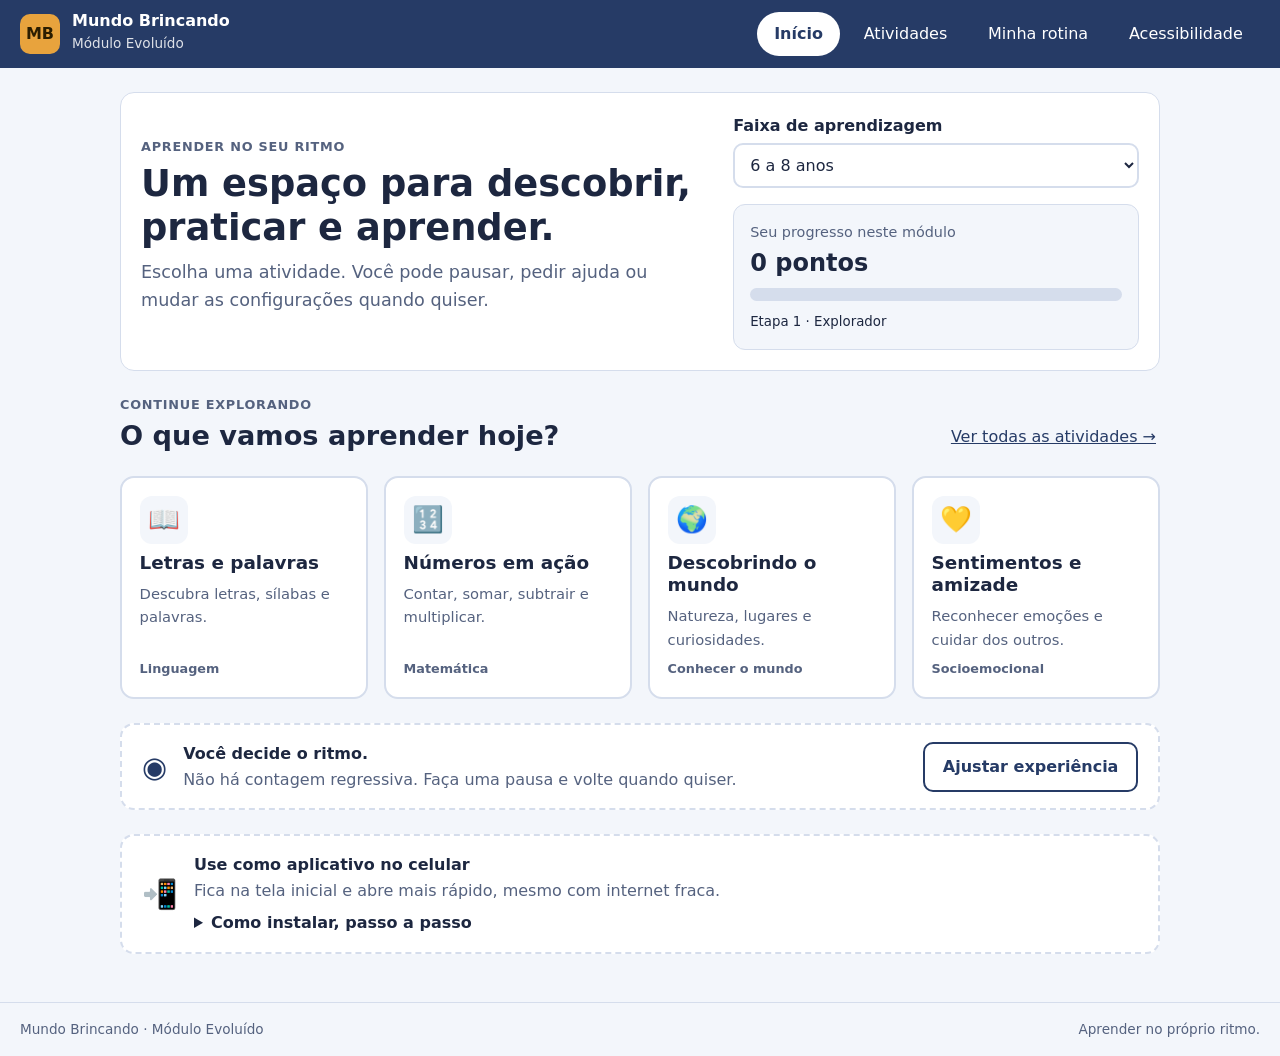
<file: index.html>
<!doctype html>
<html lang="pt-BR">
<head>
  <meta charset="utf-8">
  <meta name="viewport" content="width=device-width, initial-scale=1">
  <meta name="theme-color" content="#263b66">
  <meta name="description" content="Mundo Brincando Evoluído — atividades educativas com opções de acessibilidade e personalização.">
  <title>Mundo Brincando | Módulo Evoluído</title>
  <link rel="stylesheet" href="styles.css">
</head>
<body>
  <a class="skip-link" href="#conteudo">Pular para o conteúdo</a>
  <header class="topbar">
    <div class="brand">
      <div class="brand-mark" aria-hidden="true">MB</div>
      <div><strong>Mundo Brincando</strong><span>Módulo Evoluído</span></div>
    </div>
    <nav class="top-actions" aria-label="Navegação principal">
      <button class="nav-button active" data-view="inicio">Início</button>
      <button class="nav-button" data-view="atividades">Atividades</button>
      <button class="nav-button" data-view="rotina">Minha rotina</button>
      <button class="nav-button" data-view="acessibilidade">Acessibilidade</button>
    </nav>
  </header>

  <main id="conteudo" class="page">
    <section class="welcome panel" id="welcome">
      <div>
        <p class="eyebrow">APRENDER NO SEU RITMO</p>
        <h1>Um espaço para descobrir, praticar e aprender.</h1>
        <p class="lead">Escolha uma atividade. Você pode pausar, pedir ajuda ou mudar as configurações quando quiser.</p>
      </div>
      <div class="welcome-controls">
        <label for="ageGroup">Faixa de aprendizagem</label>
        <select id="ageGroup">
          <option value="3-5">3 a 5 anos</option>
          <option value="6-8" selected>6 a 8 anos</option>
          <option value="9-12">9 a 12 anos</option>
          <option value="13-17">13 a 17 anos</option>
          <option value="adulto">Adultos</option>
        </select>
        <div class="progress-card">
          <span>Seu progresso neste módulo</span>
          <strong id="scoreDisplay">0 pontos</strong>
          <div class="progress-track"><div id="progressBar"></div></div>
          <small id="levelDisplay">Etapa 1 · Explorador</small>
        </div>
      </div>
    </section>

    <section class="view active" id="view-inicio">
      <div class="section-heading">
        <div><p class="eyebrow">CONTINUE EXPLORANDO</p><h2>O que vamos aprender hoje?</h2></div>
        <button class="text-button" data-go="atividades">Ver todas as atividades →</button>
      </div>
      <div class="activity-grid" id="homeActivities"></div>
      <section class="support-strip">
        <div class="support-icon" aria-hidden="true">◉</div>
        <div><strong>Você decide o ritmo.</strong><p>Não há contagem regressiva. Faça uma pausa e volte quando quiser.</p></div>
        <button class="secondary-button" data-go="acessibilidade">Ajustar experiência</button>
      </section>
    </section>

    <section class="view" id="view-atividades">
      <div class="section-heading"><div><p class="eyebrow">BIBLIOTECA</p><h2>Atividades de aprendizagem</h2></div></div>
      <div class="filters" role="group" aria-label="Filtrar atividades">
        <button class="filter-chip selected" data-filter="todas">Todas</button>
        <button class="filter-chip" data-filter="linguagem">Linguagem</button>
        <button class="filter-chip" data-filter="matematica">Matemática</button>
        <button class="filter-chip" data-filter="mundo">Conhecer o mundo</button>
        <button class="filter-chip" data-filter="emocional">Socioemocional</button>
      </div>
      <div class="activity-grid" id="allActivities"></div>
    </section>

    <section class="view" id="view-rotina">
      <div class="section-heading"><div><p class="eyebrow">PREVISIBILIDADE E AUTONOMIA</p><h2>Minha rotina</h2></div></div>
      <div class="routine-layout">
        <div class="panel">
          <h3>Passos desta sessão</h3>
          <p class="muted">Marque cada etapa quando terminar. Você pode parar e continuar depois.</p>
          <ol class="routine-list" id="routineList">
            <li><label><input type="checkbox"> Escolher uma atividade</label></li>
            <li><label><input type="checkbox"> Fazer a atividade</label></li>
            <li><label><input type="checkbox"> Fazer uma pausa, se quiser</label></li>
            <li><label><input type="checkbox"> Escolher o próximo passo</label></li>
          </ol>
          <button class="secondary-button" id="resetRoutine">Reiniciar minha rotina</button>
        </div>
        <div class="panel calm-panel">
          <div class="calm-symbol" aria-hidden="true">☁</div>
          <h3>Está na hora de uma pausa?</h3>
          <p>Você pode respirar, beber água, alongar-se ou simplesmente ficar em silêncio.</p>
          <button class="primary-button" id="pauseButton">Iniciar pausa tranquila</button>
          <p id="pauseMessage" class="status-message" aria-live="polite"></p>
        </div>
      </div>
    </section>

    <section class="view" id="view-acessibilidade">
      <div class="section-heading"><div><p class="eyebrow">MINHA EXPERIÊNCIA</p><h2>Configurações de acessibilidade</h2></div></div>
      <p class="lead narrow">Cada pessoa tem preferências diferentes. Ajuste os recursos conforme o que funciona melhor para quem está usando.</p>
      <div class="settings-grid">
        <div class="panel setting-card">
          <h3>Estímulos sensoriais</h3>
          <label class="switch-row"><span>Reduzir animações</span><input type="checkbox" id="reducedMotion"></label>
          <label class="switch-row"><span>Desligar sons e voz</span><input type="checkbox" id="muteAudio"></label>
          <label class="switch-row"><span>Desligar vibração</span><input type="checkbox" id="muteVibration" checked></label>
          <label for="themeChoice">Aparência</label>
          <select id="themeChoice"><option value="calmo">Suave</option><option value="natural">Natural</option><option value="contraste">Alto contraste</option></select>
          <label for="textScale">Tamanho do texto</label>
          <select id="textScale"><option value="normal">Padrão</option><option value="large">Maior</option><option value="xlarge">Bem maior</option></select>
        </div>
        <div class="panel setting-card">
          <h3>Como prefere receber instruções?</h3>
          <label class="switch-row"><span>Mostrar instruções escritas</span><input type="checkbox" id="showText" checked></label>
          <label class="switch-row"><span>Usar leitura em voz alta</span><input type="checkbox" id="readAloud"></label>
          <label class="switch-row"><span>Mostrar dicas visuais</span><input type="checkbox" id="visualHints" checked></label>
          <p class="small-note">A leitura em voz alta depende dos recursos de voz disponíveis no navegador.</p>
        </div>
        <div class="panel setting-card communication-card">
          <h3>Quadro de comunicação</h3>
          <p class="muted">Atalhos visuais para expressar necessidades. Os botões não falam por você: mostram a mensagem escolhida na tela.</p>
          <div class="communication-grid" id="communicationGrid">
            <button data-message="Quero ajuda" aria-label="Quero ajuda"><span>🙋</span>Preciso de ajuda</button>
            <button data-message="Quero uma pausa" aria-label="Quero uma pausa"><span>⏸</span>Quero uma pausa</button>
            <button data-message="Não entendi" aria-label="Não entendi"><span>❔</span>Não entendi</button>
            <button data-message="Quero repetir" aria-label="Quero repetir"><span>↻</span>Repetir</button>
            <button data-message="Terminei" aria-label="Terminei"><span>✓</span>Terminei</button>
            <button data-message="Quero parar" aria-label="Quero parar"><span>■</span>Quero parar</button>
          </div>
          <p id="communicationMessage" class="communication-message" aria-live="polite">Selecione uma mensagem.</p>
        </div>
      </div>
      <div class="settings-footer"><button class="secondary-button" id="resetSettings">Restaurar configurações padrão</button><span id="settingsSaved" role="status">As preferências ficam salvas neste dispositivo.</span></div>
    </section>

    <section class="view" id="view-jogo">
      <div class="game-top"><button class="text-button" data-go="atividades">← Voltar às atividades</button><span id="gameCategory" class="eyebrow"></span></div>
      <div class="game-panel panel">
        <div class="game-meta"><span id="questionCount">Atividade</span><span id="gameProgress">Etapa 1</span></div>
        <h2 id="gameTitle">Vamos praticar?</h2>
        <p id="gameInstruction" class="game-instruction">Leia a pergunta e escolha uma resposta.</p>
        <div id="questionArea" class="question-area"></div>
        <p id="feedback" class="feedback" aria-live="polite"></p>
        <div class="game-actions"><button class="secondary-button" id="hintButton">Preciso de uma dica</button><button class="primary-button" id="nextButton" disabled>Continuar</button></div>
      </div>
    </section>
  </main>

  <footer><span>Mundo Brincando · Módulo Evoluído</span><span>Aprender no próprio ritmo.</span></footer>
  <script src="app.js"></script>
</body>
</html>
</file>
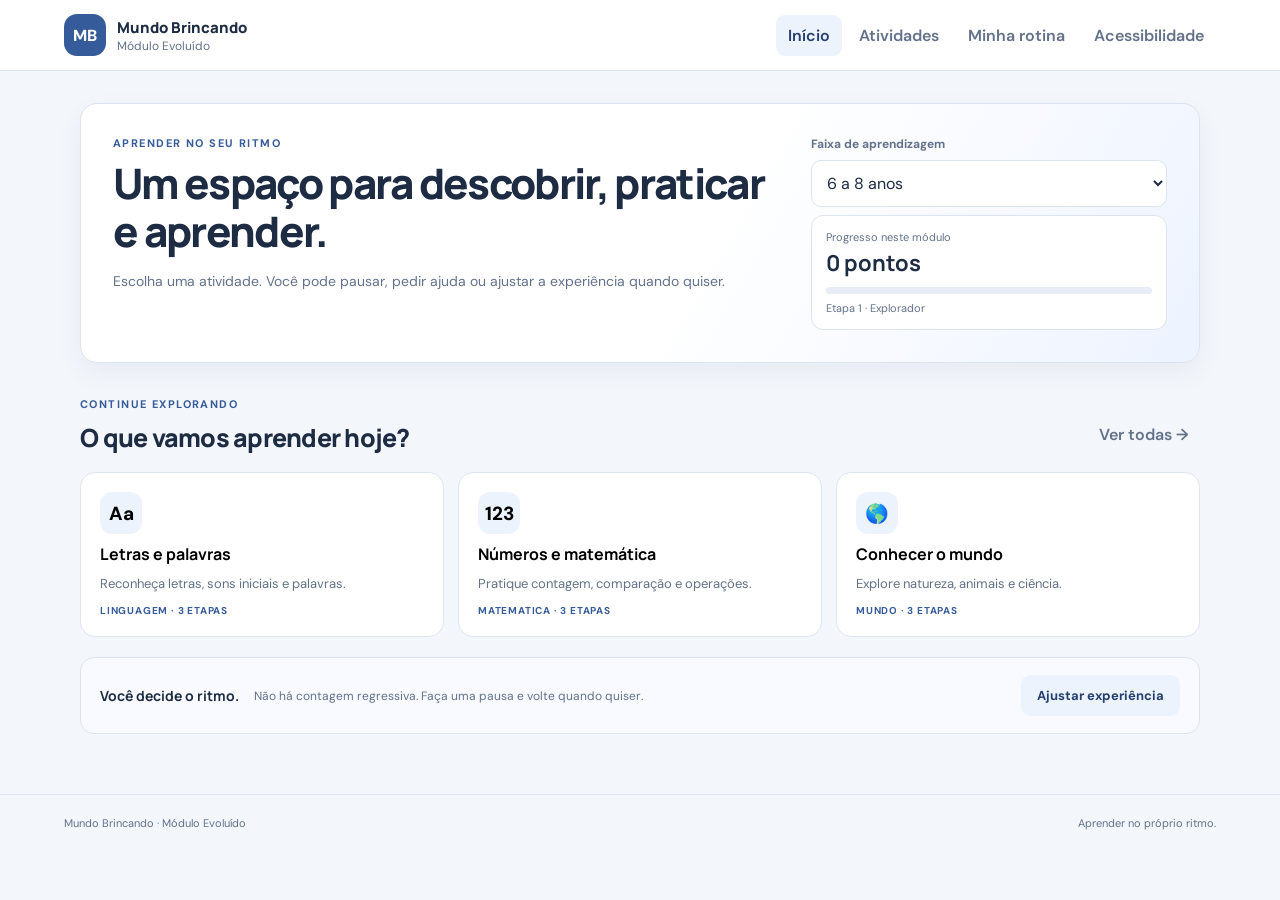
<file: modulo-evoluido/index.html>
<!doctype html>
<html lang="pt-BR">
<head>
<meta charset="utf-8"><meta name="viewport" content="width=device-width,initial-scale=1">
<meta name="theme-color" content="#263b66">
<meta name="description" content="Mundo Brincando — módulo evoluído, inclusivo e adaptável.">
<title>Mundo Brincando | Módulo Evoluído</title>
<link rel="stylesheet" href="styles.css">
</head>
<body>
<a class="skip" href="#main">Pular para o conteúdo</a>
<header class="topbar"><a class="brand" href="./"><span class="mark">MB</span><span><b>Mundo Brincando</b><small>Módulo Evoluído</small></span></a>
<nav aria-label="Navegação"><button class="nav active" data-view="inicio">Início</button><button class="nav" data-view="atividades">Atividades</button><button class="nav" data-view="rotina">Minha rotina</button><button class="nav" data-view="acessibilidade">Acessibilidade</button></nav></header>
<main id="main" class="wrap">
<section class="hero panel"><div><p class="eyebrow">APRENDER NO SEU RITMO</p><h1>Um espaço para descobrir, praticar e aprender.</h1><p class="muted">Escolha uma atividade. Você pode pausar, pedir ajuda ou ajustar a experiência quando quiser.</p></div><aside><label for="age">Faixa de aprendizagem</label><select id="age"><option>3 a 5 anos</option><option selected>6 a 8 anos</option><option>9 a 12 anos</option><option>13 a 17 anos</option><option>Adultos</option></select><div class="score"><small>Progresso neste módulo</small><strong id="score">0 pontos</strong><div class="track"><i id="bar"></i></div><small id="level">Etapa 1 · Explorador</small></div></aside></section>
<section class="view active" id="view-inicio"><div class="heading"><div><p class="eyebrow">CONTINUE EXPLORANDO</p><h2>O que vamos aprender hoje?</h2></div><button class="link" data-go="atividades">Ver todas →</button></div><div id="homeCards" class="cards"></div><div class="notice"><b>Você decide o ritmo.</b><span>Não há contagem regressiva. Faça uma pausa e volte quando quiser.</span><button class="secondary" data-go="acessibilidade">Ajustar experiência</button></div></section>
<section class="view" id="view-atividades"><div class="heading"><div><p class="eyebrow">BIBLIOTECA</p><h2>Atividades de aprendizagem</h2></div></div><div class="filters"><button class="filter active" data-filter="todas">Todas</button><button class="filter" data-filter="linguagem">Linguagem</button><button class="filter" data-filter="matematica">Matemática</button><button class="filter" data-filter="mundo">Conhecer o mundo</button><button class="filter" data-filter="emocional">Socioemocional</button></div><div id="allCards" class="cards"></div></section>
<section class="view" id="view-rotina"><div class="heading"><div><p class="eyebrow">PREVISIBILIDADE E AUTONOMIA</p><h2>Minha rotina</h2></div></div><div class="two"><article class="panel pad"><h3>Passos desta sessão</h3><p class="muted">Marque cada etapa quando terminar. Você pode parar e continuar depois.</p><ol id="routine"><li><label><input type="checkbox"> Escolher uma atividade</label></li><li><label><input type="checkbox"> Fazer a atividade</label></li><li><label><input type="checkbox"> Fazer uma pausa, se quiser</label></li><li><label><input type="checkbox"> Escolher o próximo passo</label></li></ol><button class="secondary" id="resetRoutine">Reiniciar rotina</button></article><article class="panel pad calm"><div class="cloud">☁</div><h3>Está na hora de uma pausa?</h3><p class="muted">Respire, beba água, alongue-se ou fique em silêncio.</p><button class="primary" id="pause">Iniciar pausa tranquila</button><p id="pauseMsg" aria-live="polite"></p></article></div></section>
<section class="view" id="view-acessibilidade"><div class="heading"><div><p class="eyebrow">MINHA EXPERIÊNCIA</p><h2>Configurações de acessibilidade</h2></div></div><p class="muted">Cada pessoa tem preferências diferentes. Ajuste os recursos conforme o que funciona melhor.</p><div class="settings"><article class="panel pad"><h3>Estímulos sensoriais</h3><label class="switch">Reduzir animações <input type="checkbox" id="motion"></label><label class="switch">Desligar sons e voz <input type="checkbox" id="mute"></label><label class="switch">Desligar vibração <input type="checkbox" id="vibrate" checked></label><label for="theme">Aparência</label><select id="theme"><option value="calmo">Suave</option><option value="natural">Natural</option><option value="contraste">Alto contraste</option></select><label for="font">Tamanho do texto</label><select id="font"><option value="normal">Padrão</option><option value="large">Maior</option><option value="xlarge">Bem maior</option></select></article><article class="panel pad"><h3>Instruções</h3><label class="switch">Mostrar texto <input type="checkbox" id="showText" checked></label><label class="switch">Leitura em voz alta <input type="checkbox" id="read"></label><label class="switch">Mostrar dicas visuais <input type="checkbox" id="hints" checked></label><p class="tiny">A leitura em voz alta depende dos recursos disponíveis no navegador.</p></article><article class="panel pad communication"><h3>Quadro de comunicação</h3><p class="muted">Mensagens rápidas para expressar necessidades.</p><div class="comm-grid" id="comm"><button data-msg="Quero ajuda"><span>🙋</span>Preciso de ajuda</button><button data-msg="Quero uma pausa"><span>⏸</span>Quero uma pausa</button><button data-msg="Não entendi"><span>❔</span>Não entendi</button><button data-msg="Quero repetir"><span>↻</span>Repetir</button><button data-msg="Terminei"><span>✓</span>Terminei</button><button data-msg="Quero parar"><span>■</span>Quero parar</button></div><p id="commMsg" class="comm-msg" aria-live="polite">Selecione uma mensagem.</p></article></div><div class="settings-foot"><button class="secondary" id="resetSettings">Restaurar padrão</button><small id="saved" role="status">Preferências salvas neste dispositivo.</small></div></section>
<section class="view" id="view-jogo"><div class="game-top"><button class="link" data-go="atividades">← Voltar às atividades</button><small id="category"></small></div><article class="panel game"><div class="game-meta"><span id="activityName"></span><span id="step"></span></div><h2 id="questionTitle">Vamos praticar?</h2><p id="instruction" class="muted">Leia a pergunta e escolha uma resposta.</p><div id="question" class="question"></div><p id="feedback" aria-live="polite"></p><div class="game-actions"><button class="secondary" id="hint">Preciso de uma dica</button><button class="primary" id="next" disabled>Continuar</button></div></article></section>
</main><footer><span>Mundo Brincando · Módulo Evoluído</span><span>Aprender no próprio ritmo.</span></footer><script src="app.js"></script></body></html>
</file>
<file: styles.css>
/* Mundo Brincando — Módulo Evoluído v0.1 */
:root {
  --bg: #f3f6fb;
  --surface: #ffffff;
  --ink: #1d2740;
  --muted: #55627f;
  --brand: #263b66;
  --brand-ink: #ffffff;
  --accent: #e8a33d;
  --accent-ink: #2b1d00;
  --line: #d5ddec;
  --ok: #1f7a4d;
  --ok-bg: #e4f5ec;
  --warn: #8a4b00;
  --warn-bg: #fff1dc;
  --focus: #1a5fd0;
  --radius: 14px;
  --text-scale: 1;
}
:root[data-theme="natural"] {
  --bg: #f2f5ee; --surface: #fbfcf8; --ink: #24301f; --muted: #56654f;
  --brand: #365a3a; --line: #d3dcc9; --accent: #d9a441; --focus: #2a6b3c;
}
:root[data-theme="contraste"] {
  --bg: #000000; --surface: #0b0b0b; --ink: #ffffff; --muted: #e6e6e6;
  --brand: #ffe600; --brand-ink: #000000; --line: #ffffff;
  --accent: #00e5ff; --accent-ink: #000000; --focus: #00e5ff;
  --ok: #7dff9e; --ok-bg: #002b10; --warn: #ffd27d; --warn-bg: #2b1a00;
}
:root[data-text="large"] { --text-scale: 1.15; }
:root[data-text="xlarge"] { --text-scale: 1.3; }

*, *::before, *::after { box-sizing: border-box; }
html { font-size: calc(100% * var(--text-scale)); }
body {
  margin: 0; background: var(--bg); color: var(--ink);
  font-family: "Segoe UI", Verdana, system-ui, sans-serif;
  line-height: 1.6; min-height: 100vh; display: flex; flex-direction: column;
}
h1, h2, h3 { line-height: 1.2; margin: 0 0 .5rem; }
h1 { font-size: clamp(1.6rem, 4vw, 2.3rem); }
h2 { font-size: clamp(1.3rem, 3vw, 1.7rem); }
h3 { font-size: 1.15rem; }
p { margin: 0 0 .75rem; max-width: 70ch; }

:focus-visible { outline: 3px solid var(--focus); outline-offset: 2px; }
.skip-link {
  position: absolute; left: -999px; top: 0; background: var(--brand); color: var(--brand-ink);
  padding: .6rem 1rem; z-index: 100;
}
.skip-link:focus { left: 0; }

/* Topo */
.topbar {
  display: flex; flex-wrap: wrap; gap: .75rem; align-items: center; justify-content: space-between;
  background: var(--brand); color: var(--brand-ink); padding: .75rem 1.25rem;
}
.brand { display: flex; align-items: center; gap: .75rem; }
.brand strong { display: block; line-height: 1.1; }
.brand span { font-size: .85rem; opacity: .85; }
.brand-mark {
  width: 2.5rem; height: 2.5rem; border-radius: 10px; background: var(--accent); color: var(--accent-ink);
  display: grid; place-items: center; font-weight: 800;
}
.top-actions { display: flex; flex-wrap: wrap; gap: .4rem; }
.nav-button {
  background: transparent; color: inherit; border: 2px solid transparent; border-radius: 999px;
  padding: .45rem .95rem; font: inherit; cursor: pointer;
}
.nav-button:hover { border-color: currentColor; }
.nav-button.active { background: var(--brand-ink); color: var(--brand); font-weight: 700; }
:root[data-theme="contraste"] .topbar { border-bottom: 2px solid #fff; }

/* Página */
.page { width: 100%; max-width: 1080px; margin: 0 auto; padding: 1.5rem 1.25rem 3rem; flex: 1; }
.panel { background: var(--surface); border: 1px solid var(--line); border-radius: var(--radius); padding: 1.25rem; }
.eyebrow { font-size: .8rem; letter-spacing: .06em; color: var(--muted); font-weight: 700; margin: 0 0 .25rem; }
.lead { font-size: 1.1rem; color: var(--muted); }
.lead.narrow { max-width: 60ch; }
.muted { color: var(--muted); }
.small-note { font-size: .85rem; color: var(--muted); }

.welcome { display: grid; gap: 1.5rem; grid-template-columns: 1.4fr 1fr; align-items: center; margin-bottom: 1.5rem; }
.welcome[hidden] { display: none; }
.welcome-controls label { display: block; font-weight: 700; margin-bottom: .3rem; }
.progress-card { margin-top: 1rem; padding: 1rem; border-radius: 12px; background: var(--bg); border: 1px solid var(--line); }
.progress-card span { display: block; font-size: .9rem; color: var(--muted); }
.progress-card strong { font-size: 1.5rem; }
.progress-track { height: .8rem; background: var(--line); border-radius: 999px; overflow: hidden; margin: .4rem 0; }
#progressBar { height: 100%; width: 0; background: var(--accent); transition: width .4s ease; }
:root[data-theme="contraste"] .progress-track { background: #333; }

/* Visões */
.view { display: none; }
.view.active { display: block; }
.section-heading { display: flex; justify-content: space-between; align-items: end; gap: 1rem; flex-wrap: wrap; margin-bottom: 1rem; }

/* Botões e campos */
button { font: inherit; }
.primary-button, .secondary-button, .text-button, .filter-chip {
  cursor: pointer; border-radius: 10px; padding: .65rem 1.1rem; min-height: 2.75rem;
}
.primary-button { background: var(--brand); color: var(--brand-ink); border: 2px solid var(--brand); font-weight: 700; }
.secondary-button { background: transparent; color: var(--brand); border: 2px solid var(--brand); font-weight: 600; }
:root[data-theme="contraste"] .secondary-button { color: #fff; border-color: #fff; }
.text-button { background: none; border: none; color: var(--brand); text-decoration: underline; padding-inline: .25rem; }
:root[data-theme="contraste"] .text-button { color: var(--brand); }
.primary-button:hover, .secondary-button:hover { filter: brightness(1.12); }
button:disabled { opacity: .5; cursor: not-allowed; filter: none; }
select {
  width: 100%; font: inherit; padding: .6rem .7rem; border-radius: 10px;
  border: 2px solid var(--line); background: var(--surface); color: var(--ink); min-height: 2.75rem;
}

/* Atividades */
.filters { display: flex; flex-wrap: wrap; gap: .5rem; margin-bottom: 1rem; }
.filter-chip { background: var(--surface); border: 2px solid var(--line); color: var(--ink); padding: .4rem .95rem; }
.filter-chip.selected { background: var(--brand); color: var(--brand-ink); border-color: var(--brand); font-weight: 700; }
.activity-grid { display: grid; gap: 1rem; grid-template-columns: repeat(auto-fill, minmax(230px, 1fr)); }
.activity-card {
  display: flex; flex-direction: column; gap: .5rem; text-align: left; cursor: pointer;
  background: var(--surface); color: var(--ink); border: 2px solid var(--line); border-radius: var(--radius);
  padding: 1.1rem; min-height: 11rem;
}
.activity-card:hover { border-color: var(--brand); }
.activity-card .icon {
  width: 3rem; height: 3rem; display: grid; place-items: center; font-size: 1.6rem;
  background: var(--bg); border-radius: 12px;
}
.activity-card h3 { margin: 0; }
.activity-card p { margin: 0; color: var(--muted); font-size: .92rem; }
.activity-card .tag { margin-top: auto; font-size: .8rem; color: var(--muted); font-weight: 600; }

.support-strip {
  display: flex; flex-wrap: wrap; gap: 1rem; align-items: center; margin-top: 1.5rem;
  background: var(--surface); border: 2px dashed var(--line); border-radius: var(--radius); padding: 1rem 1.25rem;
}
.support-strip > div:nth-child(2) { flex: 1; min-width: 200px; }
.support-strip p { margin: 0; color: var(--muted); }
.support-icon { font-size: 1.8rem; color: var(--brand); }

/* Rotina */
.routine-layout { display: grid; gap: 1.25rem; grid-template-columns: 1fr 1fr; }
.routine-list { padding-left: 1.2rem; margin: 1rem 0; }
.routine-list li { margin-bottom: .6rem; }
.routine-list label { display: flex; gap: .6rem; align-items: center; cursor: pointer; }
.routine-list input, .switch-row input { width: 1.4rem; height: 1.4rem; accent-color: var(--brand); flex: none; }
.calm-panel { text-align: center; display: flex; flex-direction: column; align-items: center; justify-content: center; }
.calm-symbol { font-size: 3rem; color: var(--brand); }
.status-message { margin-top: 1rem; min-height: 1.5rem; font-weight: 600; }

/* Acessibilidade */
.settings-grid { display: grid; gap: 1.25rem; grid-template-columns: repeat(auto-fit, minmax(300px, 1fr)); }
.setting-card label:not(.switch-row) { display: block; font-weight: 700; margin: 1rem 0 .3rem; }
.switch-row { display: flex; justify-content: space-between; align-items: center; gap: 1rem; padding: .6rem 0; border-bottom: 1px solid var(--line); cursor: pointer; }
.communication-grid { display: grid; grid-template-columns: repeat(auto-fit, minmax(130px, 1fr)); gap: .6rem; margin-top: .75rem; }
.communication-grid button {
  display: flex; flex-direction: column; align-items: center; gap: .3rem; padding: .8rem .5rem;
  background: var(--bg); color: var(--ink); border: 2px solid var(--line); border-radius: 12px; cursor: pointer; font-weight: 600;
}
.communication-grid button span { font-size: 1.5rem; }
.communication-grid button:hover { border-color: var(--brand); }
.communication-message {
  margin-top: 1rem; padding: .9rem 1rem; border-radius: 12px; background: var(--bg);
  border-left: 6px solid var(--accent); font-size: 1.15rem; font-weight: 700; min-height: 3.2rem;
}
.settings-footer { display: flex; flex-wrap: wrap; gap: 1rem; align-items: center; margin-top: 1.25rem; }
.settings-footer span { color: var(--muted); font-size: .9rem; }

/* Jogo */
.game-top { display: flex; justify-content: space-between; align-items: center; flex-wrap: wrap; margin-bottom: .75rem; }
.game-meta { display: flex; justify-content: space-between; color: var(--muted); font-weight: 600; margin-bottom: .75rem; }
.game-instruction { color: var(--muted); }
.hide-instructions .game-instruction { display: none; }
.question-area { margin: 1rem 0; }
.question-prompt { font-size: 1.35rem; font-weight: 700; margin-bottom: 1rem; }
.question-visual { font-size: 2.4rem; letter-spacing: .15em; margin-bottom: 1rem; word-break: break-word; }
.options { display: grid; gap: .7rem; grid-template-columns: repeat(auto-fit, minmax(160px, 1fr)); }
.option-button {
  padding: 1rem; font-size: 1.15rem; font-weight: 600; cursor: pointer; border-radius: 12px;
  background: var(--surface); color: var(--ink); border: 2px solid var(--line); min-height: 3.5rem;
}
.option-button:hover:not(:disabled) { border-color: var(--brand); }
.option-button.correct { background: var(--ok-bg); border-color: var(--ok); color: var(--ok); opacity: 1; }
.option-button.tried { background: var(--warn-bg); border-color: var(--warn); color: var(--warn); opacity: 1; }
.feedback { min-height: 1.6rem; font-weight: 700; }
.feedback.good { color: var(--ok); }
.feedback.try { color: var(--warn); }
.hint-box { padding: .7rem 1rem; border-radius: 10px; background: var(--warn-bg); color: var(--warn); margin-top: .5rem; }
.game-actions { display: flex; flex-wrap: wrap; gap: .75rem; justify-content: space-between; margin-top: 1rem; }
.end-screen { text-align: center; padding: 1rem 0; }
.end-screen .big { font-size: 3rem; }

footer {
  display: flex; flex-wrap: wrap; justify-content: space-between; gap: .5rem;
  padding: 1rem 1.25rem; color: var(--muted); font-size: .85rem; border-top: 1px solid var(--line);
}

/* Responsivo */
@media (max-width: 760px) {
  .welcome, .routine-layout { grid-template-columns: 1fr; }
  .topbar { flex-direction: column; align-items: stretch; }
  .top-actions { justify-content: center; }
  .game-actions button { flex: 1 1 100%; }
}

/* Movimento reduzido (preferência do sistema ou do módulo) */
@media (prefers-reduced-motion: reduce) {
  *, *::before, *::after { transition: none !important; animation: none !important; scroll-behavior: auto !important; }
}
.reduce-motion *, .reduce-motion *::before, .reduce-motion *::after {
  transition: none !important; animation: none !important; scroll-behavior: auto !important;
}

/* Quadro de comunicação personalizável */
.comm-img { width: 3rem; height: 3rem; object-fit: cover; border-radius: 10px; }
.comm-tools { margin-top: 1rem; }
.comm-tools .secondary-button { margin: .5rem .5rem 0 0; }
.comm-edit { margin-top: 1rem; }
.comm-row { border: 2px solid var(--line); border-radius: 12px; padding: .8rem; margin-bottom: .8rem; }
.comm-row label { display: block; font-weight: 600; margin: .5rem 0 .2rem; }
.comm-row input { width: 100%; font: inherit; padding: .5rem; border: 2px solid var(--line); border-radius: 8px; background: var(--surface); color: var(--ink); }
.comm-row button { margin: .5rem .5rem 0 0; }
.comm-actions { margin-top: .5rem; }
.install-card details { margin-top: .4rem; }
.install-card summary { cursor: pointer; font-weight: 600; }
.install-card button[hidden], #commEdit[hidden] { display: none; }
</file>
<file: modulo-evoluido/styles.css>
@import url('https://fonts.googleapis.com/css2?family=DM+Sans:wght@400;500;600;700&family=Manrope:wght@600;700;800&display=swap');
:root{--bg:#f3f6fb;--paper:#fff;--ink:#1d2b43;--muted:#63718a;--line:#dce4ef;--blue:#365b9a;--blue2:#263f70;--soft:#edf3fc;--shadow:0 10px 28px #1c30520d;font-family:"DM Sans",Arial,sans-serif;color:var(--ink)}*{box-sizing:border-box}body{margin:0;background:var(--bg);color:var(--ink)}button,select,input{font:inherit}button{cursor:pointer}button:focus-visible,a:focus-visible,select:focus-visible,input:focus-visible{outline:3px solid #e3a83c;outline-offset:3px}.skip{position:absolute;left:-9999px}.skip:focus{left:8px;top:8px;background:white;padding:10px;z-index:5}.topbar{display:flex;justify-content:space-between;align-items:center;gap:20px;padding:14px 5vw;background:var(--paper);border-bottom:1px solid var(--line)}.brand{display:flex;gap:11px;align-items:center;text-decoration:none;color:inherit}.brand b,.brand small{display:block}.brand b{font:800 15px Manrope}.brand small{color:var(--muted);font-size:12px}.mark{display:grid;place-items:center;width:42px;height:42px;border-radius:13px;background:var(--blue);color:white;font-weight:800}.topbar nav{display:flex;gap:5px;flex-wrap:wrap}.nav,.link{border:0;background:transparent;color:var(--muted);padding:10px 12px;border-radius:9px;font-weight:600}.nav.active,.nav:hover{background:var(--soft);color:var(--blue2)}.wrap{width:min(1120px,90vw);margin:32px auto 60px}.panel{background:var(--paper);border:1px solid var(--line);border-radius:17px;box-shadow:var(--shadow)}.hero{padding:32px;display:grid;grid-template-columns:1.5fr .8fr;gap:30px;background:linear-gradient(120deg,#fff 55%,#edf3ff)}.eyebrow{font-size:11px;letter-spacing:.13em;font-weight:700;color:var(--blue);margin:0 0 9px}.hero h1{font:800 clamp(28px,4vw,42px)/1.15 Manrope;letter-spacing:-.04em;margin:0 0 12px}.muted{color:var(--muted);font-size:14px;line-height:1.6}.hero aside{display:grid;gap:8px}.hero label,.pad>label:not(.switch){font-size:12px;font-weight:700;color:var(--muted)}select{width:100%;border:1px solid var(--line);border-radius:10px;padding:11px;background:white;color:var(--ink)}.score{padding:14px;border:1px solid var(--line);border-radius:12px;background:white}.score small{display:block;color:var(--muted);font-size:11px}.score strong{display:block;font:700 22px Manrope;margin:4px 0 9px}.track{height:7px;border-radius:10px;background:#e8edf5;overflow:hidden;margin-bottom:7px}.track i{display:block;height:100%;width:0;background:var(--blue)}.view{display:none;margin-top:34px}.view.active{display:block}.heading{display:flex;justify-content:space-between;align-items:end;margin-bottom:17px}.heading h2{font:800 25px Manrope;letter-spacing:-.03em;margin:0}.cards{display:grid;grid-template-columns:repeat(3,1fr);gap:14px}.activity{border:1px solid var(--line);background:white;border-radius:15px;padding:19px;text-align:left;min-height:165px;display:flex;flex-direction:column;gap:9px}.activity:hover{border-color:#9bb5df;transform:translateY(-1px)}.ico{display:grid;place-items:center;width:42px;height:42px;border-radius:12px;background:var(--soft);font-weight:800;font-size:19px}.activity b{font:700 16px Manrope}.activity p{margin:0;color:var(--muted);font-size:13px;line-height:1.5}.tag{margin-top:auto;color:var(--blue);font-size:10px;font-weight:700;text-transform:uppercase;letter-spacing:.08em}.notice{margin-top:20px;padding:17px 19px;border:1px solid var(--line);border-radius:14px;background:#f8faff;display:flex;align-items:center;gap:15px;flex-wrap:wrap}.notice b{font:700 14px Manrope}.notice span{flex:1;color:var(--muted);font-size:12px}.primary,.secondary{border:0;border-radius:10px;padding:12px 16px;font-weight:700;font-size:13px}.primary{background:var(--blue);color:white}.primary:hover{background:var(--blue2)}.secondary{background:var(--soft);color:var(--blue2)}.filters{display:flex;gap:8px;flex-wrap:wrap;margin:18px 0}.filter{border:1px solid var(--line);background:white;border-radius:25px;padding:8px 13px;color:var(--muted);font-size:12px}.filter.active{background:var(--blue);color:white;border-color:var(--blue)}.two,.settings{display:grid;grid-template-columns:1fr 1fr;gap:15px}.pad{padding:22px}.pad h3{font:700 18px Manrope;margin:0 0 8px}.pad ol{display:grid;gap:15px;padding-left:23px;margin:22px 0}.pad li label{display:flex;gap:9px;align-items:center;font-size:14px}.pad input[type=checkbox]{width:18px;height:18px;accent-color:var(--blue)}.calm{text-align:center;background:linear-gradient(140deg,#fff,#f2f6ff)}.cloud{font-size:43px;color:#8ca7d0}.calm p{max-width:330px;margin:12px auto 18px}.settings{margin-top:18px}.pad .switch{display:flex;justify-content:space-between;align-items:center;padding:10px 0;border-bottom:1px solid #edf0f5;font-size:13px;gap:12px}.switch input{width:19px;height:19px;accent-color:var(--blue)}.tiny{font-size:11px;color:var(--muted)}.communication{grid-column:1/-1}.comm-grid{display:grid;grid-template-columns:repeat(3,1fr);gap:9px}.comm-grid button{border:1px solid var(--line);background:#fbfcff;border-radius:11px;padding:12px 8px;display:grid;gap:6px;justify-items:center;font-size:12px;font-weight:600;color:var(--ink)}.comm-grid span{font-size:22px}.comm-grid button:hover{border-color:var(--blue);background:var(--soft)}.comm-msg{padding:12px;border-radius:9px;background:var(--soft);font-weight:700;font-size:14px;min-height:42px}.settings-foot{display:flex;align-items:center;gap:14px;margin-top:15px}.settings-foot small{color:var(--muted)}.game-top,.game-meta,.game-actions{display:flex;justify-content:space-between;align-items:center;gap:12px}.game-top{margin-bottom:12px}.game{max-width:760px;margin:auto;padding:28px}.game-meta{font-size:12px;color:var(--muted)}.game h2{font:800 27px Manrope;margin:23px 0 7px}.question{margin:24px 0;display:grid;gap:12px;min-height:120px}.prompt{font:700 20px Manrope;text-align:center}.answers{display:grid;grid-template-columns:1fr 1fr;gap:10px}.answer{border:1px solid var(--line);background:white;border-radius:11px;padding:15px;font-weight:700}.answer:hover{background:var(--soft);border-color:var(--blue)}.answer.good{background:#eaf7f1;border-color:#4b9b7d}.answer.bad{background:#fff0f0;border-color:#d28b8b}.game-actions{border-top:1px solid var(--line);padding-top:17px}#feedback{min-height:22px;font-size:13px;font-weight:600}button:disabled{opacity:.45;cursor:not-allowed}footer{border-top:1px solid var(--line);padding:21px 5vw;display:flex;justify-content:space-between;color:var(--muted);font-size:11px}body.natural{--bg:#f4f5ef;--blue:#526c50;--blue2:#3c523b;--soft:#edf1e8}body.contrast{--bg:white;--ink:black;--muted:#222;--line:#555;--blue:#003c9e;--blue2:#00286b;--soft:#e8efff;--shadow:none}body.large{font-size:110%}body.xlarge{font-size:120%}body.reduce *{animation:none!important;transition:none!important}@media(max-width:800px){.topbar{align-items:flex-start;flex-direction:column}.topbar nav{width:100%;overflow:auto;flex-wrap:nowrap}.nav{white-space:nowrap}.hero{grid-template-columns:1fr}.cards{grid-template-columns:repeat(2,1fr)}.two,.settings{grid-template-columns:1fr}.communication{grid-column:auto}}@media(max-width:520px){.wrap{width:92vw;margin-top:20px}.cards{grid-template-columns:1fr}.heading{align-items:flex-start;flex-direction:column}.comm-grid{grid-template-columns:repeat(2,1fr)}.game{padding:19px}.answers{grid-template-columns:1fr}footer{flex-direction:column;gap:8px}}@media(prefers-reduced-motion:reduce){*{scroll-behavior:auto!important;animation:none!important;transition:none!important}}
</file>
